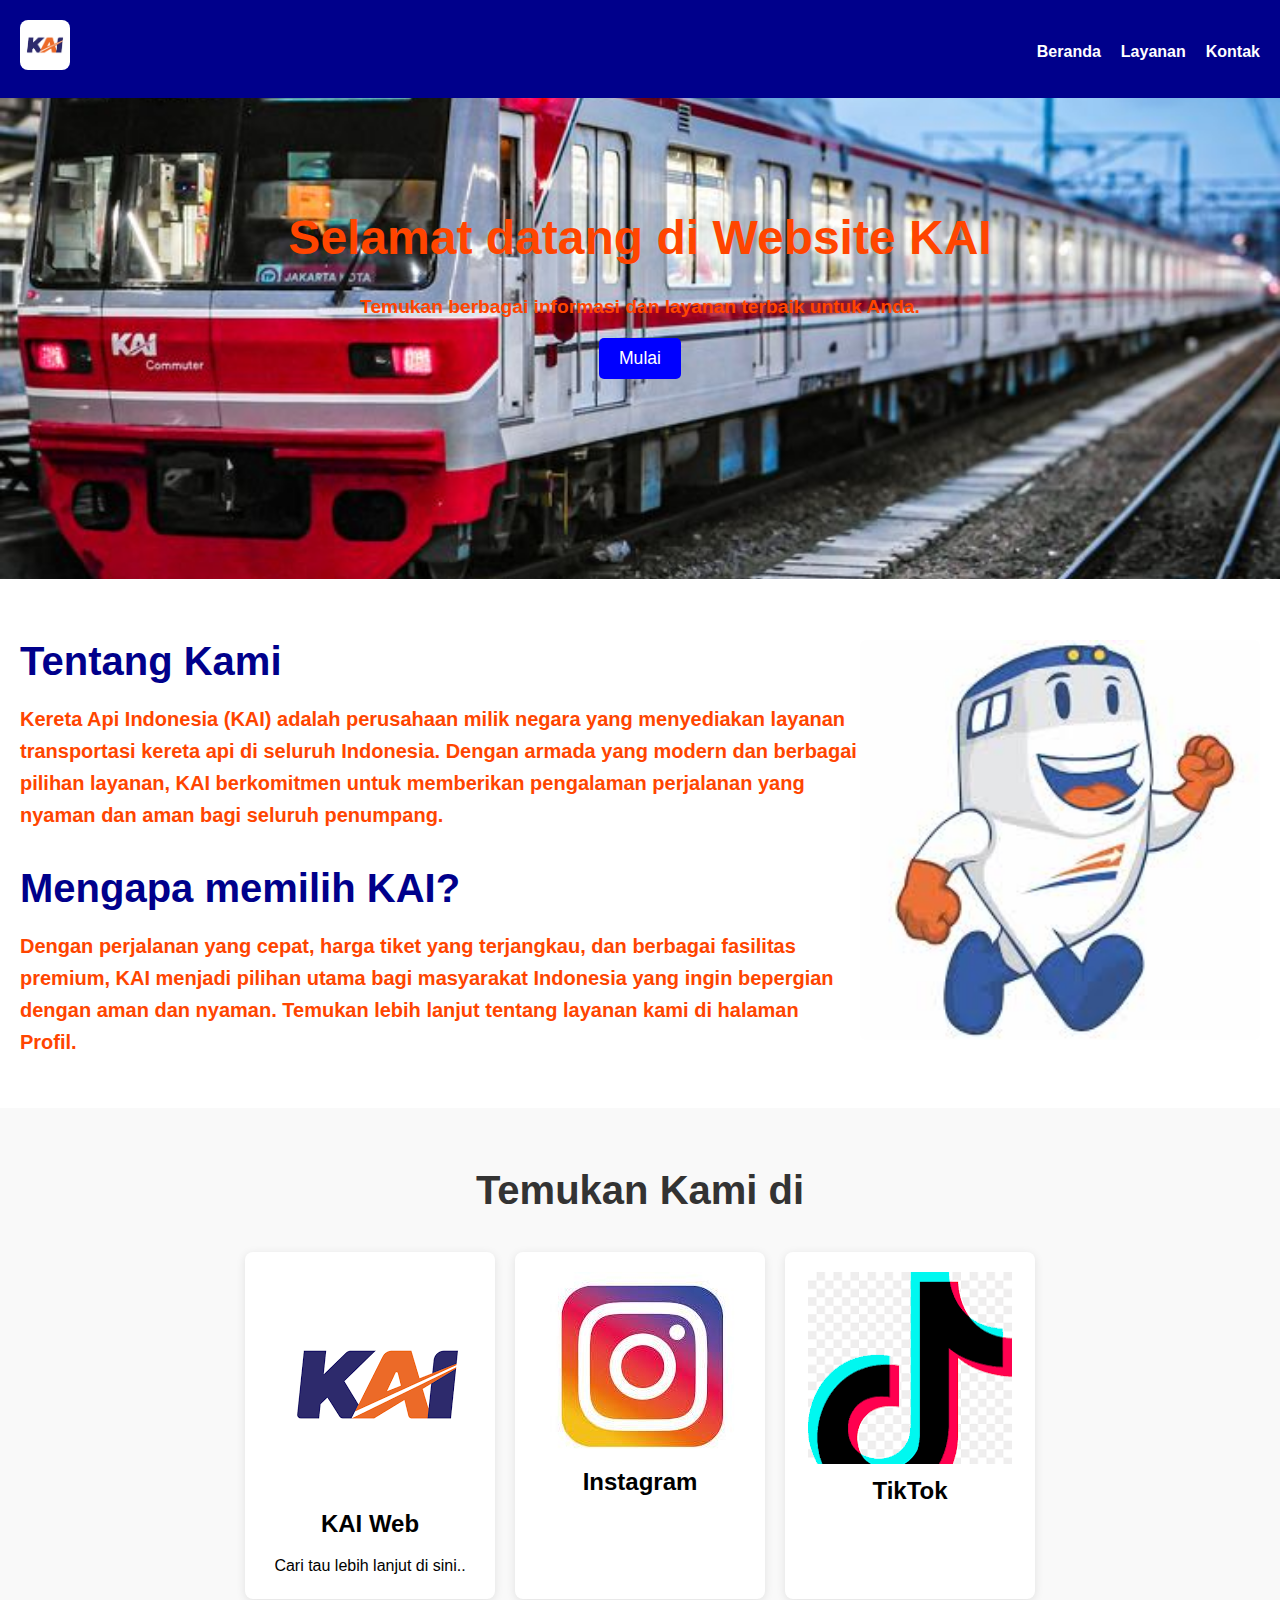
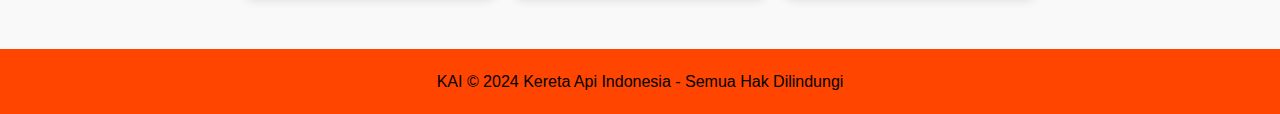
<file: index.html>
<!DOCTYPE html>
<html lang="id">
<head>
  <meta charset="UTF-8">
  <meta name="viewport" content="width=device-width, initial-scale=1.0">
  <meta http-equiv="X-UA-Compatible" content="ie=edge">
  <title>Home - KAI</title>
  <link rel="stylesheet" href="style.css">
</head>
<body>
  <!-- navigasi -->
  <div class="navigasi">
    <div class="logo">
      <img src="logo kai.jpg">
    </div>
    <header>
      <nav>
        <ul>
          <li><a href="index.html">Beranda</a></li>
          <li><a href="layanan.html">Layanan</a></li>
          <li><a href="kontak.html">Kontak</a></li>
        </ul>
      </nav>
    </header>
  </div>

  <!-- Hero Section -->
  <section class="hero">
    <h2>Selamat datang di Website KAI</h2>
    <p><b>Temukan berbagai informasi dan layanan terbaik untuk Anda.</b></p>
    <button>Mulai</button>
  </section>

  <!-- About Section -->
  <section class="about">
    <div class="container">
      <div class="about-text">
        <h2>Tentang Kami</h2>
        <p><b>Kereta Api Indonesia (KAI) adalah perusahaan milik negara yang menyediakan layanan transportasi kereta api di seluruh Indonesia. Dengan armada yang modern dan berbagai pilihan layanan, KAI berkomitmen untuk memberikan pengalaman perjalanan yang nyaman dan aman bagi seluruh penumpang.</b></p>
        <br>
      <h2>Mengapa memilih KAI?</h2>
      <p><b>Dengan perjalanan yang cepat, harga tiket yang terjangkau, dan berbagai fasilitas premium, KAI menjadi pilihan utama bagi masyarakat Indonesia yang ingin bepergian dengan aman dan nyaman. Temukan lebih lanjut tentang layanan kami di halaman Profil.</b></p>
      </div>
      <div class="about-image">
        <img src="Loko.jpg">
      </div>
    </div>
  </section>

  <!-- Services Section -->
  <section class="services">
    <h2>Temukan Kami di</h2>
    <div class="service-cards">
      <div class="card">
       <a href="https://www.kai.id/information/news/"><img src="logo kai.jpg" alt=""> <h3>KAI Web</h3>
        <p>Cari tau lebih lanjut di sini..</p></a>
      </div>
      <div class="card">
        <a href="https://www.instagram.com/kai121_?utm_source=ig_web_button_share_sheet&igsh=ZDNlZDc0MzIxNw=="><img src="instagram.jpg"><h3>Instagram</h3></a>
      </div>

      <div class="card">
        <a href="https://www.tiktok.com/@kai121_?is_from_webapp=1&sender_device=pc"><img src="tiktok.jpg"><h3>TikTok</h3></a>
      </div>
    </div>
  </section>

  <!-- Footer -->
  <footer>
    <p>KAI &copy; 2024 Kereta Api Indonesia - Semua Hak Dilindungi</p>
  </footer>

</body>
</html>
</file>
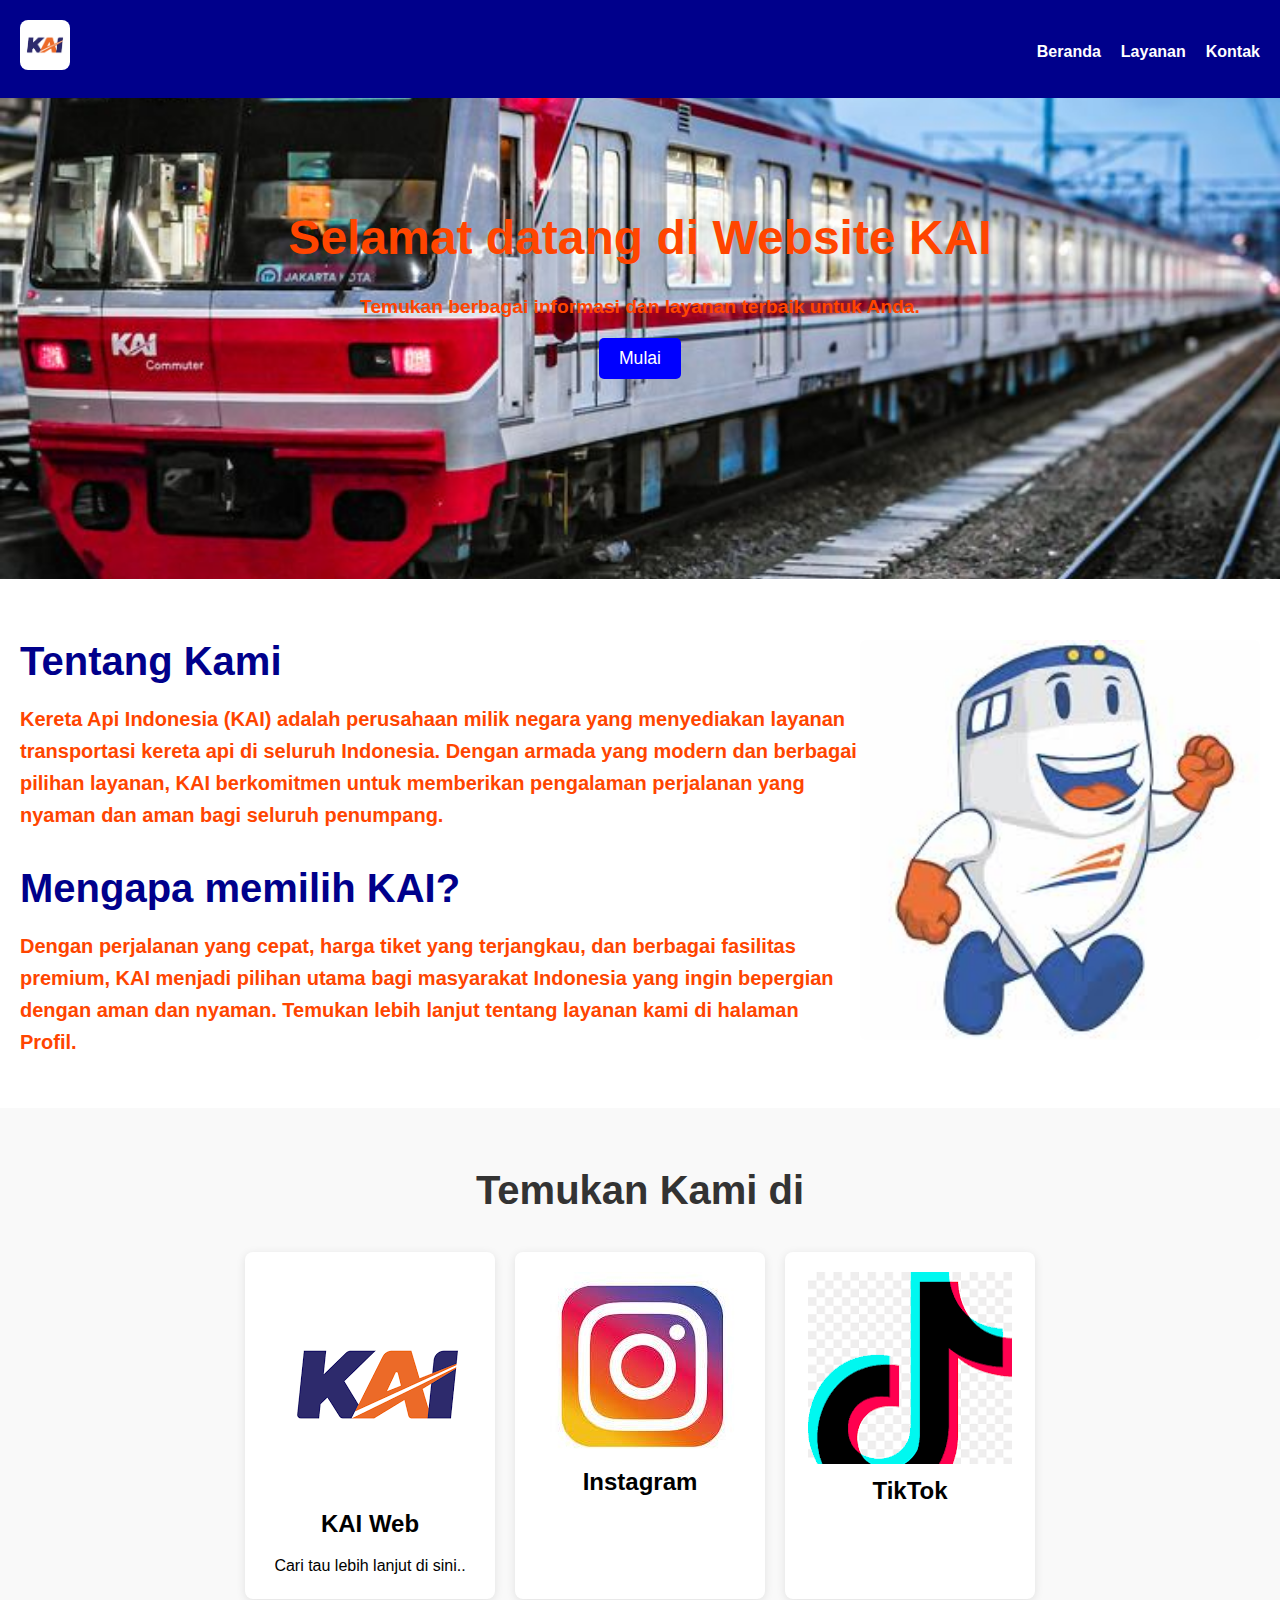
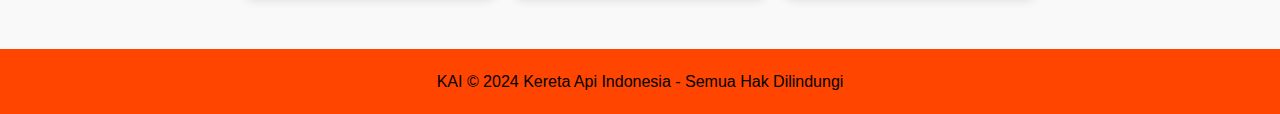
<file: home.html>
<!DOCTYPE html>
<html lang="id">
<head>
  <meta charset="UTF-8">
  <meta name="viewport" content="width=device-width, initial-scale=1.0">
  <meta http-equiv="X-UA-Compatible" content="ie=edge">
  <title>Home - KAI</title>
  <link rel="stylesheet" href="style.css">
</head>
<body>
  <!-- navigasi -->
  <div class="navigasi">
    <div class="logo">
      <img src="logo kai.jpg">
    </div>
    <header>
      <nav>
        <ul>
          <li><a href="home.html">Beranda</a></li>
          <li><a href="layanan.html">Layanan</a></li>
          <li><a href="kontak.html">Kontak</a></li>
        </ul>
      </nav>
    </header>
  </div>

  <!-- Hero Section -->
  <section class="hero">
    <h2>Selamat datang di Website KAI</h2>
    <p><b>Temukan berbagai informasi dan layanan terbaik untuk Anda.</b></p>
    <button>Mulai</button>
  </section>

  <!-- About Section -->
  <section class="about">
    <div class="container">
      <div class="about-text">
        <h2>Tentang Kami</h2>
        <p><b>Kereta Api Indonesia (KAI) adalah perusahaan milik negara yang menyediakan layanan transportasi kereta api di seluruh Indonesia. Dengan armada yang modern dan berbagai pilihan layanan, KAI berkomitmen untuk memberikan pengalaman perjalanan yang nyaman dan aman bagi seluruh penumpang.</b></p>
        <br>
      <h2>Mengapa memilih KAI?</h2>
      <p><b>Dengan perjalanan yang cepat, harga tiket yang terjangkau, dan berbagai fasilitas premium, KAI menjadi pilihan utama bagi masyarakat Indonesia yang ingin bepergian dengan aman dan nyaman. Temukan lebih lanjut tentang layanan kami di halaman Profil.</b></p>
      </div>
      <div class="about-image">
        <img src="Loko.jpg">
      </div>
    </div>
  </section>

  <!-- Services Section -->
  <section class="services">
    <h2>Temukan Kami di</h2>
    <div class="service-cards">
      <div class="card">
       <a href="https://www.kai.id/information/news/"><img src="logo kai.jpg" alt=""> <h3>KAI Web</h3>
        <p>Cari tau lebih lanjut di sini..</p></a>
      </div>
      <div class="card">
        <a href="https://www.instagram.com/kai121_?utm_source=ig_web_button_share_sheet&igsh=ZDNlZDc0MzIxNw=="><img src="instagram.jpg"><h3>Instagram</h3></a>
      </div>

      <div class="card">
        <a href="https://www.tiktok.com/@kai121_?is_from_webapp=1&sender_device=pc"><img src="tiktok.jpg"><h3>TikTok</h3></a>
      </div>
    </div>
  </section>

  <!-- Footer -->
  <footer>
    <p>KAI &copy; 2024 Kereta Api Indonesia - Semua Hak Dilindungi</p>
  </footer>

</body>
</html>
</file>
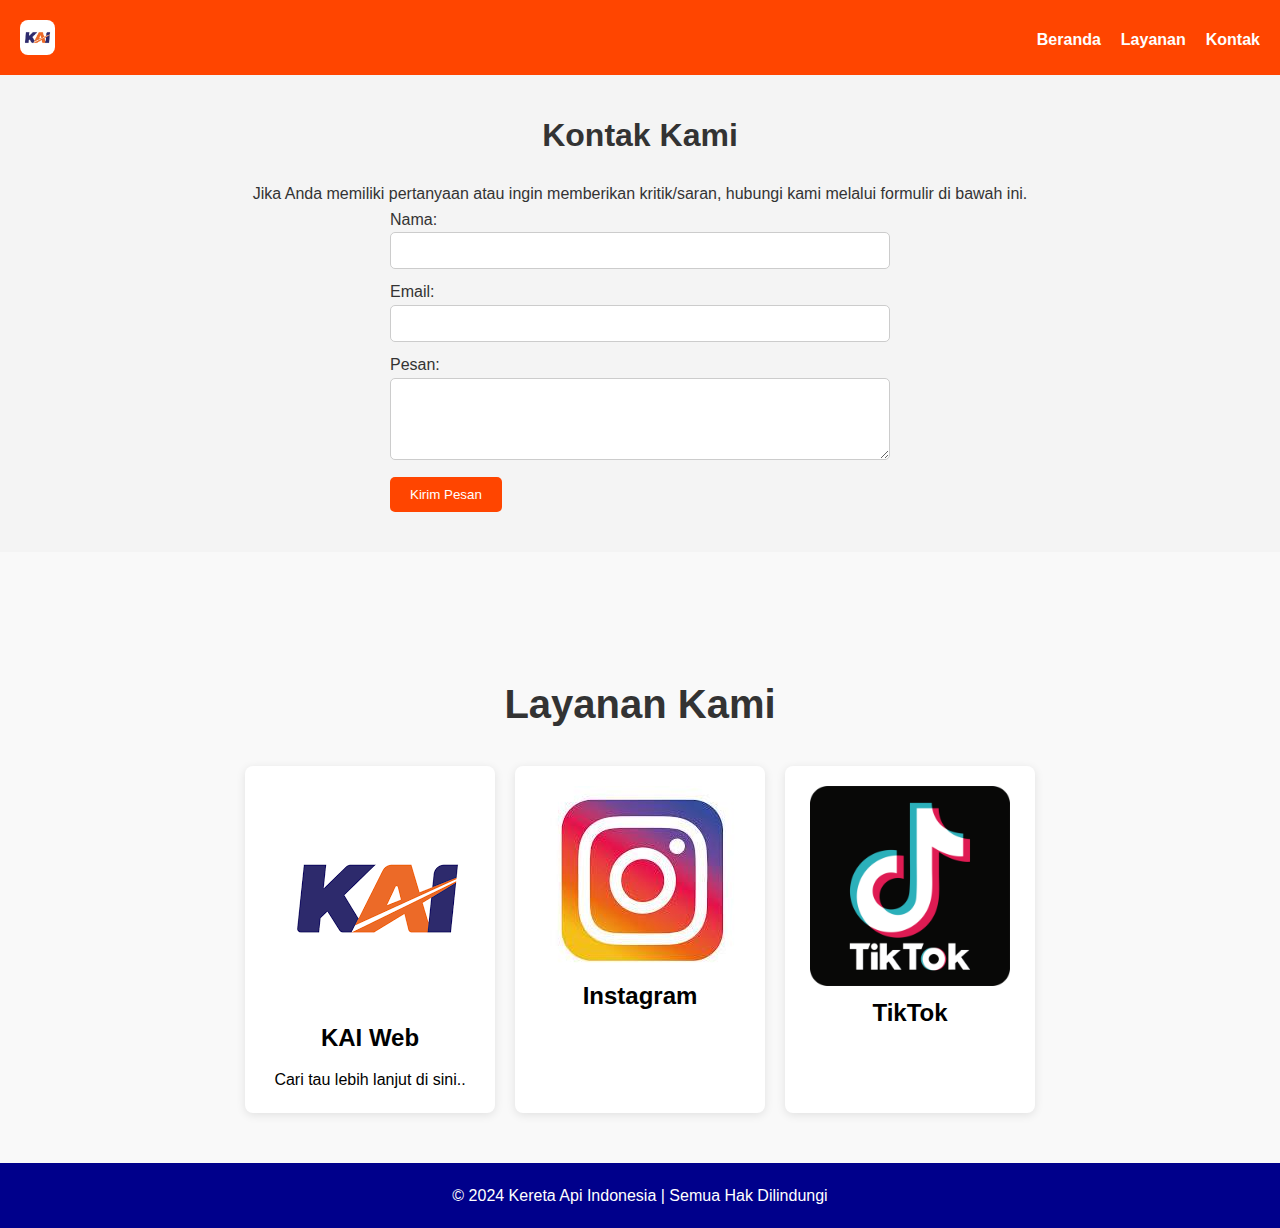
<file: kontak.html>
<!DOCTYPE html>
<html lang="id">
<head>
  <meta charset="UTF-8">
  <meta name="viewport" content="width=device-width, initial-scale=1.0">
  <title>Kontak - KAI</title>
  <link rel="stylesheet" href="styles.css">
</head>
<body>
<!-- navigasi -->
<div class="navigasi">
  <div class="logo">
    <img src="logo kai.jpg">
  </div>
  <header>
    <nav>
      <ul>
        <li><a href="index.html">Beranda</a></li>
        <li><a href="layanan.html">Layanan</a></li>
        <li><a href="kontak.html">Kontak</a></li>
      </ul>
    </nav>
  </header>
  </div>
  

  <!-- Kontak Section -->
  <section class="kontak">
    <h2>Kontak Kami</h2>
    <p>Jika Anda memiliki pertanyaan atau ingin memberikan kritik/saran, hubungi kami melalui formulir di bawah ini.</p>
    <form action="#" method="POST">
      <label for="name">Nama:</label>
      <input type="text" id="name" name="name" required>

      <label for="email">Email:</label>
      <input type="email" id="email" name="email" required>

      <label for="message">Pesan:</label>
      <textarea id="message" name="message" rows="4" required></textarea>

      <button type="submit">Kirim Pesan</button>
    </form>
  </section>
<!-- Services Section -->
<section class="services">
  <h2>Layanan Kami</h2>
  <div class="service-cards">
    <div class="card">
      <a href="https://www.kai.id/information/news/"><img src="logo kai.jpg" alt=""> <h3>KAI Web</h3>
       <p>Cari tau lebih lanjut di sini..</p></a>
     </div>
    <div class="card">
      <a href="https://www.instagram.com/kai121_?utm_source=ig_web_button_share_sheet&igsh=ZDNlZDc0MzIxNw=="><img src="instagram.jpg"><h3>Instagram</h3></a>
    </div>

    <div class="card">
      <a href="https://www.tiktok.com/@kai121_?is_from_webapp=1&sender_device=pc"><img src="logo-tiktok.jpg.jpg" width="200px"><h3>TikTok</h3></a>
    </div>
  </div>
</section>
  <!-- Footer -->
  <footer>
    <p>&copy;  2024 Kereta Api Indonesia | Semua Hak Dilindungi</p>
  </footer>
</body>
</html>
</file>
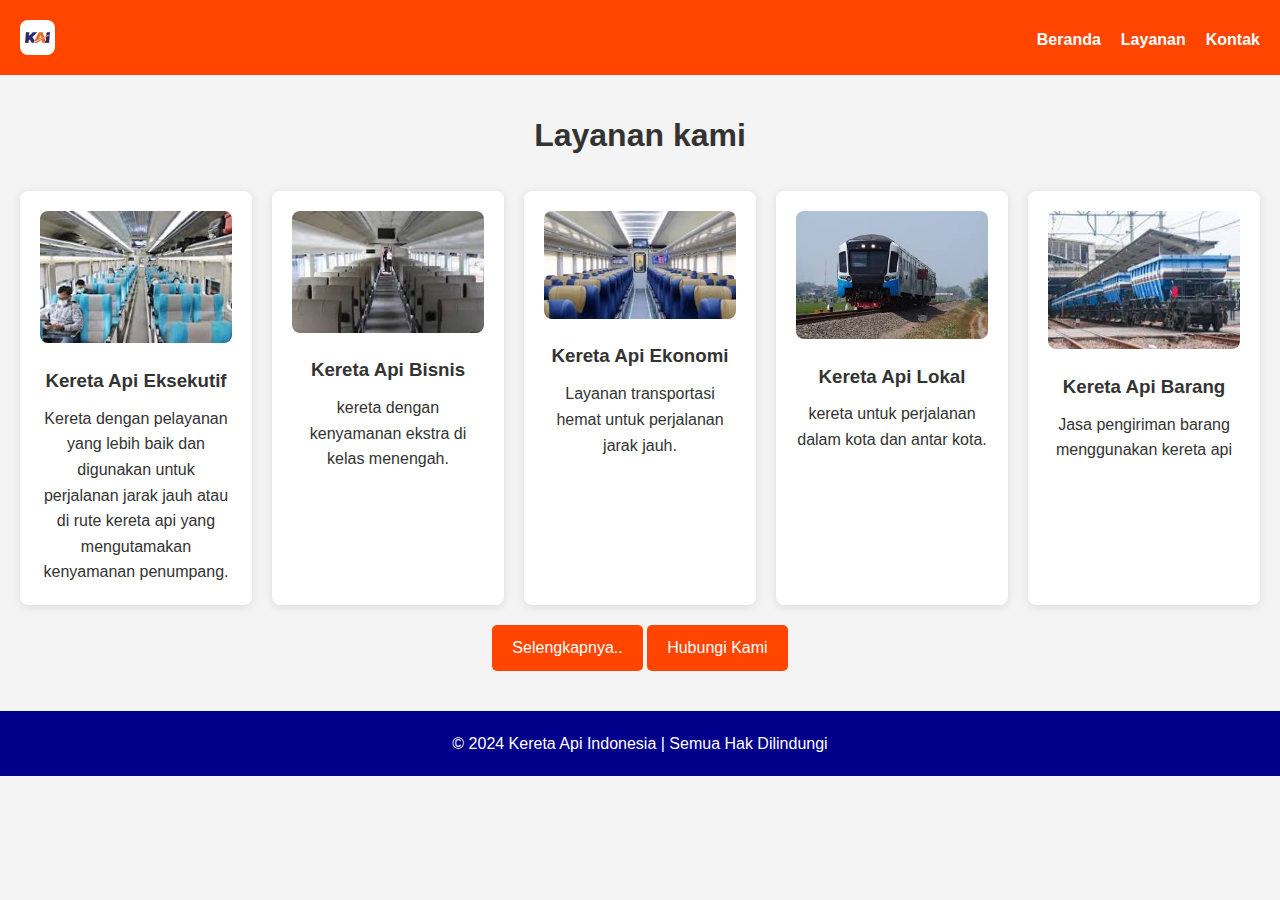
<file: layanan.html>
<!DOCTYPE html>
<html lang="id">
<head>
  <meta charset="UTF-8">
  <meta name="viewport" content="width=device-width, initial-scale=1.0">
  <title>Layanan - KAI</title>
  <link rel="stylesheet" href="styles.css">
</head>
<body>
   <!-- navigasi -->
  <div class="navigasi">
    <div class="logo">
      <img src="logo kai.jpg">
    </div>
    <header>
      <nav>
        <ul>
          <li><a href="index.html">Beranda</a></li>
          <li><a href="layanan.html">Layanan</a></li>
          <li><a href="kontak.html">Kontak</a></li>
        </ul>
      </nav>
    </header>
    </div>

  <!-- Layanan Section -->
  <section class="layanan">
    <h2>Layanan kami</h2>
    <div class="layanan-list">
      <div class="layanan-item">
        <img src="eksekutif.jpg" alt="layanan 1" width="200px">
        <h3>Kereta Api Eksekutif</h3>
        <p>Kereta dengan pelayanan yang lebih baik dan digunakan untuk perjalanan jarak jauh atau di rute kereta api yang mengutamakan kenyamanan penumpang.</p>
      </div>
      <div class="layanan-item">
        <img src="bisnis.jpg" alt="Layanan 2">
        <h3>Kereta Api Bisnis</h3>
        <p>kereta dengan kenyamanan ekstra di kelas menengah.</p>
      </div>
      <div class="layanan-item">
        <img src="ekonomi.jpg" alt="Layanan 3">
        <h3>Kereta Api Ekonomi</h3>
        <p>Layanan transportasi hemat untuk perjalanan jarak jauh.</p>
      </div>
      <div class="layanan-item">
        <img src="lokal.jpg" alt="Layanan 4">
        <h3>Kereta Api Lokal</h3>
        <p>kereta untuk perjalanan dalam kota dan antar kota.</p>
      </div>
      <div class="layanan-item">
        <img src="barang.jpg" alt="Layanan 5">
        <h3>Kereta Api Barang</h3>
        <p>Jasa pengiriman barang menggunakan kereta api</p>
      </div>
    </div>
    <a href="https://www.kai.id/information/news/" class="btn">Selengkapnya..</a>
    <a href="kontak.html" class="btn">Hubungi Kami</a>
  </section>

  <!-- Footer -->
  <footer>
    <p>&copy; 2024 Kereta Api Indonesia | Semua Hak Dilindungi</p>
  </footer>
</body>
</html>
</file>
<file: style.css>
/* Resetting basic styles */
* {
    margin: 0;
    padding: 0;
    box-sizing: border-box;
  }
  
  /* Body and overall layout */
  body {
    font-family: 'Arial', sans-serif;
    line-height: 1.6;
    background-color: #605EA1;
    color: #333;
  }
  
  /* Header */
  .navigasi {
    background-color: darkblue;
    color: white;
    display: flex;
    justify-content: space-between;
    align-items: center;
    padding: 20px;
    width: 100%;
    position: fixed;
  }
  
  .logo img {
    width: 50px;
    border-radius: 8px;
  }
  
  header{
    float: right;
    padding-top: 5px;
    width: 100%;
  }

  header nav ul {
    list-style-type: none;
    display: flex;
    float: right;
    padding-left: 900px;
  }
  
  header nav ul li {
    margin-left: 20px;
  }
  
  header nav ul li a {
    text-decoration: none;
    color: white;
    font-weight: bold;
  }
  
  header nav ul li a:hover {
    color: orange;
  }
  
  /* Hero Section */
  .hero {
    background: #333 url('Ilustrasi-KAI.jpg') no-repeat center center/cover;
    color: white;
    text-align: center;
    padding: 200px 20px;
  }

  .hero::before{
    content: '';
    position: absolute;
    top: 0;
    left: 0;
    height: 580px;
    background: rgba(40, 39, 39, 0.4);
  }
  
  .hero h2 {
    font-size: 3rem;
    margin-bottom: 15px;
    color: orangered;
  }
  
  .hero p {
    font-size: 1.2rem;
    margin-bottom: 15px;
    color: orangered;
  }
  
  .hero button {
    padding: 10px 20px;
    background-color: blue;
    color: white;
    border: none;
    border-radius: 5px;
    cursor: pointer;
    font-size: 1.1rem;
  }
  
  .hero button:hover {
    background-color: #e65c00;
  }
  
  /* About Section */
  .about {
    padding: 50px 20px;
    background-color: #fff;
  }
  
  .about .container {
    display: flex;
    justify-content: space-between;
    align-items: center;
  }
  
  .about-text h2 {
    font-size: 40px;
    color: darkblue;
  }
  
  .about-text p {
    font-size: 20px;
    margin-top: 10px;
    color: orangered;
  }
  
  .about-image img {
    width: 400PX;
    max-width: 4000px;
    border-radius: 8px;
  }
  
  /* Services Section */
  .services {
    padding: 50px 20px;
    background-color: #f9f9f9;
    text-align: center;
  }
  
  .services h2 {
    font-size: 2.5rem;
    margin-bottom: 30px;
  }
  
  .service-cards {
    display: flex;
    justify-content: center;
    gap: 20px;
  }
  
  .card {
    background-color: #fff;
    padding: 20px;
    border-radius: 8px;
    box-shadow: 0 2px 10px rgba(0, 0, 0, 0.1);
    width: 250px;
    transition: transform 0.3s ease;
  }
  
  .card a{
    text-decoration: none;
    color: black;
  }
  
  .card h3 {
    font-size: 1.5rem;
    margin-bottom: 10px;
  }
  
  .card p {
    font-size: 1rem;
  }
  
  .card:hover {
    transform: translateY(-10px);
  }
  
  /* Footer */
  footer {
    background-color:orangered;
    color: black;
    text-align: center;
    padding: 20px;
    position: relative;
    bottom: 0;
    width: 100%;
  }
  
  footer p {
    font-size: 1rem;
  }
</file>
<file: styles.css>
/* Resetting basic styles */
* {
    margin: 0;
    padding: 0;
    box-sizing: border-box;
  }
  
  /* Body and overall layout */
  body {
    font-family: 'Arial', sans-serif;
    line-height: 1.6;
    background-color: #f4f4f4;
    color: #333;
  }
  
  /* Navigasi */
  .navigasi {
    color: white;
    padding: 20px;
    width: 100%;
    position: fixed;
    background-color: orangered;
    display: flex;
    justify-content: space-between;
    align-items: center;
  }
  
  /* Header */
  header {
    padding-top: 5px;
    width: 100%;
    float: right;
  }
  
  .navigasi .logo img {
    width: 35px;
    border-radius: 8px;
    float: left;
  }
  
  header nav ul {
    list-style-type: none;
    display: flex;
    float: right;
  }
  
  header nav ul li {
    margin-left: 20px;
  }
  
  header nav ul li a {
    text-decoration: none;
    color: white;
    font-weight: bold;
  }
  
  header nav ul li a:hover {
    color: #f4f4f4;
  }
  
  /* Main Section */
  section {
    padding: 40px 20px;
    text-align: center;
  }
  
  h2 {
    padding-top: 70px;
    font-size: 2rem;
    margin-bottom: 20px;
  }
  
  .btn {
    display: inline-block;
    background-color: orangered;
    color: white;
    padding: 10px 20px;
    text-decoration: none;
    border-radius: 5px;
    margin-top: 20px;
  }
  
  .btn:hover {
    background-color:darkblue;
  }
  
  /* Layanan Section */
  .layanan .layanan-list {
    display: flex;
    justify-content: center;
    gap: 20px;
    margin-top: 30px;
  }
  
  .layanan-item {
    background-color: white;
    padding: 20px;
    border-radius: 8px;
    box-shadow: 0 2px 10px rgba(0, 0, 0, 0.1);
    text-align: center;
    width: 300px;
  }
  
  .layanan-item img {
    max-width: 100%;
    height: auto;
    border-radius: 8px;
  }
  
  .layanan-item h3 {
    margin-top: 15px;
  }
  
  .layanan-item p {
    margin-top: 10px;
    font-size: 1rem;
  }
  
  .layanan-item:hover {
    transform: translateY(-10px);
  }
  /* Form Section */
  form {
    max-width: 500px;
    margin: 0 auto;
    text-align: left;
  }
  
  form input, form textarea {
    width: 100%;
    padding: 10px;
    margin-bottom: 10px;
    border-radius: 5px;
    border: 1px solid #ccc;
  }
  
  form button {
    background-color:orangered;
    color: white;
    padding: 10px 20px;
    border: none;
    border-radius: 5px;
    cursor: pointer;
  }
  
  form button:hover {
    background-color: darkblue;
  }

  /* Services Section */
  .services {
    padding: 50px 20px;
    background-color: #f9f9f9;
    text-align: center;
  }
  
  .services h2 {
    font-size: 2.5rem;
    margin-bottom: 30px;
  }
  
  .service-cards {
    display: flex;
    justify-content: center;
    gap: 20px;
  }
  
  .card {
    background-color: #fff;
    padding: 20px;
    border-radius: 8px;
    box-shadow: 0 2px 10px rgba(0, 0, 0, 0.1);
    width: 250px;
    transition: transform 0.3s ease;
  }
  
  .card a{
    text-decoration: none;
    color: black;
  }

  .card h3 {
    font-size: 1.5rem;
    margin-bottom: 10px;
  }
  
  .card p {
    font-size: 1rem;
  }
  
  .card:hover {
    transform: translateY(-10px);
  }
  
  /* Footer */
  footer {
    background-color: darkblue;
    color: white;
    text-align: center;
    padding: 20px;
    position: relative;
    bottom: 0;
    width: 100%;
  }
  
  footer p {
    font-size: 1rem;
  }
</file>
